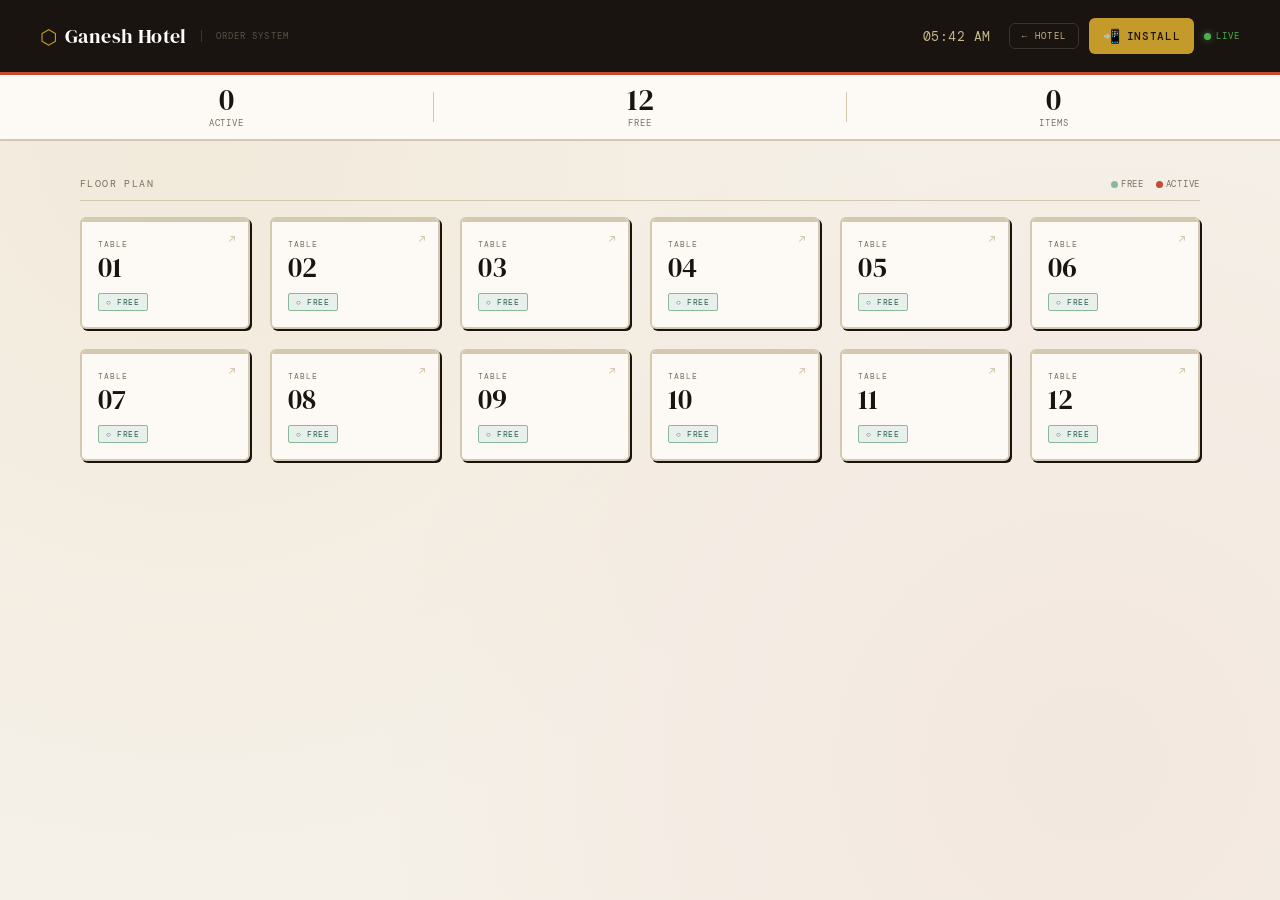
<file: orders.html>
<!DOCTYPE html>
<html lang="en">
<head>
  <meta charset="UTF-8" />
  <meta name="viewport" content="width=device-width, initial-scale=1.0, viewport-fit=cover" />
  <title>Ganesh Hotel — Order Management System</title>

  <link rel="manifest" href="manifest.json" />
  <meta name="apple-mobile-web-app-capable" content="yes" />
  <meta name="apple-mobile-web-app-status-bar-style" content="black-translucent" />
  <meta name="apple-mobile-web-app-title" content="Ganesh Hotel" />

  <meta name="theme-color" content="#1a1410" />
  <meta name="mobile-web-app-capable" content="yes" />
  <meta name="application-name" content="Ganesh Hotel Orders" />
  <meta name="description" content="Table order management system for Ganesh Hotel staff." />

  <link rel="preconnect" href="https://fonts.googleapis.com" />
  <link rel="preconnect" href="https://fonts.gstatic.com" crossorigin />
  <link href="https://fonts.googleapis.com/css2?family=DM+Serif+Display:ital@0;1&family=DM+Mono:wght@300;400;500&family=Outfit:wght@300;400;500;600&display=swap" rel="stylesheet" />

  <link rel="stylesheet" href="style.css" />
  <style>
    /* ── Back to Hotel button ── */
    .back-home {
      display: inline-flex; align-items: center; gap: 7px;
      font-family: var(--font-mono);
      font-size: 9px; letter-spacing: 0.14em;
      text-transform: uppercase;
      color: #c8b98a;
      text-decoration: none;
      border: 1px solid #3a342a;
      padding: 6px 12px;
      border-radius: var(--radius);
      transition: border-color 0.2s, color 0.2s;
      margin-left: 8px;
    }
    .back-home:hover { border-color: var(--gold); color: var(--gold); }
  </style>
</head>
<body>

  <!-- HEADER -->
  <header class="header">
    <div class="header-left">
      <div class="logo">
        <span class="logo-icon">⬡</span>
        <span class="logo-text">Ganesh Hotel</span>
      </div>
      <span class="tagline">Order System</span>
    </div>
    <div class="header-right">
      <div class="live-clock" id="clock"></div>
      <a href="index.html" class="back-home">← Hotel</a>
      <button class="header-install-btn" id="headerInstallBtn" onclick="showInstallGuide()" title="Install App">
        <span class="install-btn-icon">📲</span>
        <span class="install-btn-label">Install</span>
      </button>
      <div class="status-wrap">
        <div class="status-dot"></div>
        <span class="status-label">Live</span>
      </div>
    </div>
  </header>

  <!-- STATS BAR -->
  <div class="stats-bar">
    <div class="stat">
      <span class="stat-num" id="stat-active">0</span>
      <span class="stat-label">Active</span>
    </div>
    <div class="stat-divider"></div>
    <div class="stat">
      <span class="stat-num" id="stat-free">12</span>
      <span class="stat-label">Free</span>
    </div>
    <div class="stat-divider"></div>
    <div class="stat">
      <span class="stat-num" id="stat-items">0</span>
      <span class="stat-label">Items</span>
    </div>
  </div>

  <!-- OFFLINE BANNER -->
  <div class="offline-banner" id="offlineBanner">
    <span>⚠ You are offline — orders are saved locally</span>
  </div>

  <!-- TABLE GRID -->
  <main class="main">
    <div class="section-header">
      <div class="section-label">Floor Plan</div>
      <div class="legend">
        <span><span class="dot free"></span>Free</span>
        <span><span class="dot active"></span>Active</span>
      </div>
    </div>
    <div class="grid" id="tableGrid"></div>
  </main>

  <!-- MODAL OVERLAY -->
  <div class="overlay" id="overlay"></div>

  <!-- ORDER MODAL -->
  <div class="modal" id="modal" role="dialog" aria-modal="true" aria-labelledby="modalTitle">
    <div class="drag-handle-wrap" id="dragHandle">
      <div class="drag-handle"></div>
    </div>

    <div class="modal-header">
      <div class="modal-title-group">
        <div class="modal-badge" id="modalBadge">T7</div>
        <div>
          <h2 class="modal-title" id="modalTitle">Table 7</h2>
          <p class="modal-subtitle" id="modalSubtitle">No orders yet</p>
        </div>
      </div>
      <button class="close-btn" onclick="closeModal()" aria-label="Close">✕</button>
    </div>

    <div class="modal-body">
      <label class="field-label" for="orderTextarea">Order Details</label>
      <textarea
        class="order-textarea"
        id="orderTextarea"
        placeholder="Type order details here…&#10;e.g. 5 plates Momos&#10;     2 Chowmein&#10;     3 Butter Tea"
        autocomplete="off"
        autocorrect="off"
        spellcheck="false"
      ></textarea>

      <div class="textarea-footer">
        <span class="char-count"><span id="charCount">0</span> chars</span>
        <span class="shortcut-hint">Ctrl+S to save</span>
      </div>

      <div class="modal-actions">
        <button class="btn-clear" onclick="clearOrder()">Clear</button>
        <button class="btn-save" onclick="saveOrder()">
          Save Order <span class="btn-icon">✓</span>
        </button>
      </div>
    </div>

    <div class="saved-preview" id="savedPreview">
      <div class="preview-label">
        <span class="preview-dot">✓</span>
        <span>Saved Order</span>
        <span class="preview-time" id="previewTime"></span>
      </div>
      <pre class="preview-content" id="previewContent"></pre>
    </div>
  </div>

  <!-- TOAST -->
  <div class="toast" id="toast" role="status" aria-live="polite"></div>

  <!-- INSTALL GUIDE MODAL -->
  <div class="overlay" id="installOverlay"></div>
  <div class="install-modal" id="installModal" role="dialog" aria-modal="true" aria-label="Install Guide">
    <div class="install-modal-header">
      <div class="install-modal-title">
        <span>📲</span>
        Install Ganesh Hotel App
      </div>
      <button class="close-btn" onclick="hideInstallGuide()" aria-label="Close">✕</button>
    </div>
    <div class="install-modal-body">

      <div class="install-section" id="androidSection">
        <div class="install-platform-badge android">Android / Chrome</div>
        <button class="install-now-btn" id="androidInstallBtn">
          <span>⬇ Install Now</span>
          <span class="install-now-sub">Tap to add to Home Screen</span>
        </button>
        <p class="install-note">Or: Chrome menu (⋮) → <strong>Add to Home screen</strong></p>
      </div>

      <div class="install-section" id="iosSection">
        <div class="install-platform-badge ios">iPhone / iPad — Safari</div>
        <div class="install-steps">
          <div class="install-step">
            <div class="step-num">1</div>
            <div class="step-body">Tap the <strong>Share</strong> button <span class="step-icon-big">⬆</span> at the bottom of Safari</div>
          </div>
          <div class="install-step">
            <div class="step-num">2</div>
            <div class="step-body">Scroll down and tap <span class="step-chip">Add to Home Screen</span></div>
          </div>
          <div class="install-step">
            <div class="step-num">3</div>
            <div class="step-body">Tap <span class="step-chip">Add</span> in the top-right corner</div>
          </div>
        </div>
        <p class="install-note">⚠ Must use <strong>Safari</strong> on iPhone/iPad</p>
      </div>

      <div class="install-section" id="desktopSection">
        <div class="install-platform-badge desktop">Desktop (Chrome / Edge)</div>
        <div class="install-steps">
          <div class="install-step">
            <div class="step-num">1</div>
            <div class="step-body">Look for <span class="step-chip">⊕ Install</span> in the address bar</div>
          </div>
          <div class="install-step">
            <div class="step-num">2</div>
            <div class="step-body">Click it and select <span class="step-chip">Install</span></div>
          </div>
        </div>
      </div>

      <div class="install-already" id="alreadyInstalled">
        <span>✅ Ganesh Hotel app is already installed on this device!</span>
      </div>

    </div>
  </div>

  <script src="app.js"></script>
</body>
</html>
</file>
<file: style.css>
/* ═══════════════════════════════════════════
   TableDesk PWA — style.css
   Mobile-first, touch-optimized
   Aesthetic: Warm Hospitality Brutalist
   ═══════════════════════════════════════════ */

*, *::before, *::after { box-sizing: border-box; margin: 0; padding: 0; }

:root {
  --bg:        #f5f0e8;
  --surface:   #fdfaf5;
  --border:    #d4c9b0;
  --ink:       #1a1410;
  --ink-muted: #7a6f60;
  --accent:    #c84b2f;
  --accent2:   #2a6049;
  --gold:      #c49a2a;
  --free-bg:   #e8f0ec;
  --free-bd:   #8ab89a;
  --active-bg: #fff3ee;
  --active-bd: #c84b2f;
  --font-serif: 'DM Serif Display', Georgia, serif;
  --font-mono:  'DM Mono', 'Courier New', monospace;
  --font-sans:  'Outfit', sans-serif;
  --radius:    6px;
  --shadow:    3px 3px 0px #1a1410;
  --shadow-sm: 2px 2px 0px #1a1410;
  /* Safe area insets for iPhone notch */
  --safe-top:    env(safe-area-inset-top, 0px);
  --safe-bottom: env(safe-area-inset-bottom, 0px);
  --safe-left:   env(safe-area-inset-left, 0px);
  --safe-right:  env(safe-area-inset-right, 0px);
}

html {
  scroll-behavior: smooth;
  -webkit-text-size-adjust: 100%;
  -webkit-tap-highlight-color: transparent;
}

body {
  font-family: var(--font-sans);
  background: var(--bg);
  color: var(--ink);
  min-height: 100vh;
  min-height: 100dvh;
  overscroll-behavior: none;
  background-image:
    radial-gradient(circle at 15% 15%, rgba(196,154,42,0.07) 0%, transparent 55%),
    radial-gradient(circle at 85% 85%, rgba(200,75,47,0.05) 0%, transparent 55%);
}

/* ── HEADER ── */
.header {
  display: flex;
  align-items: center;
  justify-content: space-between;
  padding: 14px 20px;
  padding-top: calc(14px + var(--safe-top));
  background: var(--ink);
  border-bottom: 3px solid var(--accent);
  position: sticky;
  top: 0;
  z-index: 100;
}

.header-left { display: flex; align-items: center; gap: 14px; }

.logo { display: flex; align-items: center; gap: 8px; }

.logo-icon { font-size: 20px; color: var(--gold); }

.logo-text {
  font-family: var(--font-serif);
  font-size: 20px;
  color: #fff;
  letter-spacing: 0.02em;
}

.tagline {
  font-family: var(--font-mono);
  font-size: 9px;
  color: #5a5248;
  letter-spacing: 0.12em;
  text-transform: uppercase;
  border-left: 1px solid #3a342a;
  padding-left: 14px;
  display: none;
}

.header-right {
  display: flex;
  align-items: center;
  gap: 10px;
}

.live-clock {
  font-family: var(--font-mono);
  font-size: 12px;
  color: #c8b98a;
  letter-spacing: 0.04em;
}

.status-wrap { display: flex; align-items: center; gap: 5px; }

.status-dot {
  width: 7px; height: 7px;
  border-radius: 50%;
  background: #4caf50;
  box-shadow: 0 0 6px #4caf5099;
  animation: pulse 2s infinite;
}

@keyframes pulse { 0%,100%{opacity:1} 50%{opacity:0.35} }

.status-label {
  font-family: var(--font-mono);
  font-size: 9px;
  color: #4caf50;
  letter-spacing: 0.1em;
  text-transform: uppercase;
}

/* ── STATS BAR ── */
.stats-bar {
  display: flex;
  align-items: center;
  justify-content: center;
  background: var(--surface);
  border-bottom: 2px solid var(--border);
  padding: 10px 20px;
}

.stat {
  display: flex;
  flex-direction: column;
  align-items: center;
  padding: 0 28px;
  flex: 1;
}

.stat-num {
  font-family: var(--font-serif);
  font-size: 28px;
  color: var(--ink);
  line-height: 1;
  transition: transform 0.3s, color 0.3s;
}

.stat-label {
  font-family: var(--font-mono);
  font-size: 9px;
  color: var(--ink-muted);
  text-transform: uppercase;
  letter-spacing: 0.1em;
  margin-top: 2px;
}

.stat-divider {
  width: 1px;
  height: 30px;
  background: var(--border);
  flex-shrink: 0;
}

/* ── BANNERS ── */
.install-banner {
  display: none;
  align-items: center;
  gap: 10px;
  padding: 10px 20px;
  background: #fff8e6;
  border-bottom: 2px solid var(--gold);
  font-family: var(--font-mono);
  font-size: 11px;
  color: var(--ink);
}

.install-banner.show { display: flex; }

.install-icon { font-size: 18px; flex-shrink: 0; }

.install-text { flex: 1; line-height: 1.4; }

.install-btn {
  background: var(--gold);
  border: none;
  color: var(--ink);
  padding: 7px 14px;
  border-radius: var(--radius);
  font-family: var(--font-mono);
  font-size: 11px;
  font-weight: 500;
  letter-spacing: 0.08em;
  text-transform: uppercase;
  cursor: pointer;
  white-space: nowrap;
  flex-shrink: 0;
}

.install-dismiss {
  background: none;
  border: none;
  color: var(--ink-muted);
  cursor: pointer;
  font-size: 14px;
  padding: 4px;
  flex-shrink: 0;
}

.offline-banner {
  display: none;
  padding: 8px 20px;
  background: #fff3cd;
  border-bottom: 1px solid #f0c040;
  font-family: var(--font-mono);
  font-size: 11px;
  color: #7a5c00;
  text-align: center;
}

.offline-banner.show { display: block; }

/* ── MAIN ── */
.main {
  padding: 20px 16px calc(20px + var(--safe-bottom));
  max-width: 1200px;
  margin: 0 auto;
}

.section-header {
  display: flex;
  align-items: center;
  justify-content: space-between;
  margin-bottom: 16px;
  padding-bottom: 10px;
  border-bottom: 1px solid var(--border);
}

.section-label {
  font-family: var(--font-mono);
  font-size: 10px;
  text-transform: uppercase;
  letter-spacing: 0.14em;
  color: var(--ink-muted);
}

.legend {
  display: flex;
  gap: 12px;
  font-family: var(--font-mono);
  font-size: 9px;
  color: var(--ink-muted);
  letter-spacing: 0.08em;
  text-transform: uppercase;
}

.dot {
  display: inline-block;
  width: 7px; height: 7px;
  border-radius: 50%;
  margin-right: 3px;
  vertical-align: middle;
}

.dot.free   { background: var(--free-bd); }
.dot.active { background: var(--accent); }

/* ── TABLE GRID ── */
.grid {
  display: grid;
  grid-template-columns: repeat(3, 1fr);
  gap: 12px;
}

.table-card {
  background: var(--surface);
  border: 2px solid var(--border);
  border-radius: var(--radius);
  padding: 16px 14px 14px;
  cursor: pointer;
  position: relative;
  transition: transform 0.12s, box-shadow 0.12s, border-color 0.15s;
  box-shadow: var(--shadow-sm);
  overflow: hidden;
  -webkit-user-select: none;
  user-select: none;
  /* Touch feedback */
  -webkit-tap-highlight-color: transparent;
  touch-action: manipulation;
  min-height: 100px;
}

.table-card::before {
  content: '';
  position: absolute;
  top: 0; left: 0; right: 0;
  height: 3px;
  background: var(--border);
  transition: background 0.2s;
}

.table-card:active {
  transform: scale(0.96);
  box-shadow: none;
}

.table-card.has-order {
  background: var(--active-bg);
  border-color: var(--active-bd);
}

.table-card.has-order::before { background: var(--accent); }

.card-number {
  font-family: var(--font-mono);
  font-size: 8px;
  letter-spacing: 0.14em;
  text-transform: uppercase;
  color: var(--ink-muted);
  margin-bottom: 4px;
}

.card-title {
  font-family: var(--font-serif);
  font-size: 26px;
  color: var(--ink);
  line-height: 1;
  margin-bottom: 8px;
}

.card-status {
  display: inline-flex;
  align-items: center;
  gap: 4px;
  font-family: var(--font-mono);
  font-size: 8px;
  text-transform: uppercase;
  letter-spacing: 0.08em;
  padding: 3px 7px;
  border-radius: 2px;
}

.card-status.free   { background: var(--free-bg); color: var(--accent2); border: 1px solid var(--free-bd); }
.card-status.active { background: #fde8e3;         color: var(--accent);  border: 1px solid var(--accent); }

.card-preview {
  margin-top: 8px;
  font-family: var(--font-mono);
  font-size: 9px;
  color: var(--ink-muted);
  line-height: 1.5;
  border-top: 1px dashed var(--border);
  padding-top: 8px;
  white-space: pre-wrap;
  word-break: break-word;
  max-height: 40px;
  overflow: hidden;
  mask-image: linear-gradient(to bottom, black 50%, transparent 100%);
}

.card-arrow {
  position: absolute;
  top: 12px;
  right: 12px;
  font-size: 12px;
  color: var(--border);
}

.table-card.has-order .card-arrow { color: var(--accent); }

/* ── OVERLAY ── */
.overlay {
  display: none;
  position: fixed;
  inset: 0;
  background: rgba(26,20,16,0.55);
  z-index: 200;
  backdrop-filter: blur(2px);
  -webkit-backdrop-filter: blur(2px);
}

.overlay.active { display: block; animation: fadeIn 0.2s ease; }

@keyframes fadeIn { from{opacity:0} to{opacity:1} }

/* ── MODAL — Bottom Sheet on Mobile ── */
.modal {
  display: none;
  position: fixed;
  bottom: 0; left: 0; right: 0;
  max-height: 92dvh;
  overflow-y: auto;
  background: var(--surface);
  border-radius: 20px 20px 0 0;
  border: 2px solid var(--ink);
  border-bottom: none;
  z-index: 300;
  padding-bottom: var(--safe-bottom);
  overscroll-behavior: contain;
  /* iOS momentum scroll */
  -webkit-overflow-scrolling: touch;
}

.modal.active {
  display: block;
  animation: slideUp 0.3s cubic-bezier(0.34, 1.1, 0.64, 1);
}

@keyframes slideUp {
  from { transform: translateY(100%); opacity: 0; }
  to   { transform: translateY(0);    opacity: 1; }
}

/* Drag handle */
.drag-handle-wrap {
  display: flex;
  justify-content: center;
  padding: 12px 0 4px;
  cursor: grab;
  touch-action: none;
}

.drag-handle {
  width: 40px; height: 4px;
  background: var(--border);
  border-radius: 2px;
}

.modal-header {
  display: flex;
  align-items: center;
  justify-content: space-between;
  padding: 16px 20px;
  border-bottom: 2px solid var(--border);
  background: var(--ink);
}

.modal-title-group {
  display: flex;
  align-items: center;
  gap: 14px;
}

.modal-badge {
  width: 46px; height: 46px;
  background: var(--accent);
  border-radius: var(--radius);
  display: flex;
  align-items: center;
  justify-content: center;
  font-family: var(--font-mono);
  font-size: 12px;
  font-weight: 500;
  color: #fff;
  letter-spacing: 0.04em;
  flex-shrink: 0;
}

.modal-title {
  font-family: var(--font-serif);
  font-size: 24px;
  color: #fff;
  line-height: 1;
}

.modal-subtitle {
  font-family: var(--font-mono);
  font-size: 9px;
  color: #7a6f60;
  letter-spacing: 0.1em;
  text-transform: uppercase;
  margin-top: 4px;
}

.close-btn {
  background: none;
  border: 1px solid #3a342a;
  color: #7a6f60;
  width: 38px; height: 38px;
  border-radius: var(--radius);
  cursor: pointer;
  font-size: 14px;
  display: flex;
  align-items: center;
  justify-content: center;
  transition: all 0.15s;
  /* Large touch target */
  min-width: 44px; min-height: 44px;
}

.close-btn:active { background: #3a342a; color: #fff; }

.modal-body { padding: 20px; }

.field-label {
  display: block;
  font-family: var(--font-mono);
  font-size: 9px;
  letter-spacing: 0.14em;
  text-transform: uppercase;
  color: var(--ink-muted);
  margin-bottom: 8px;
}

.order-textarea {
  width: 100%;
  height: 150px;
  border: 2px solid var(--border);
  border-radius: var(--radius);
  background: var(--bg);
  padding: 14px;
  font-family: var(--font-mono);
  font-size: 14px; /* 14px+ prevents iOS auto-zoom */
  line-height: 1.7;
  color: var(--ink);
  resize: vertical;
  outline: none;
  transition: border-color 0.15s;
  /* iOS improvements */
  -webkit-appearance: none;
  appearance: none;
  border-radius: var(--radius);
}

.order-textarea:focus {
  border-color: var(--ink);
  background: #fff;
}

.order-textarea::placeholder { color: #b8a890; }

.textarea-footer {
  display: flex;
  justify-content: space-between;
  align-items: center;
  margin-top: 6px;
  margin-bottom: 16px;
}

.char-count {
  font-family: var(--font-mono);
  font-size: 9px;
  color: var(--ink-muted);
}

.shortcut-hint {
  font-family: var(--font-mono);
  font-size: 9px;
  color: #c8b890;
  display: none;
}

.modal-actions {
  display: flex;
  gap: 10px;
}

.btn-clear {
  flex: 0 0 auto;
  background: none;
  border: 2px solid var(--border);
  color: var(--ink-muted);
  padding: 13px 20px;
  border-radius: var(--radius);
  font-family: var(--font-mono);
  font-size: 11px;
  letter-spacing: 0.08em;
  text-transform: uppercase;
  cursor: pointer;
  min-height: 48px; /* touch target */
  transition: all 0.15s;
}

.btn-clear:active { border-color: var(--ink); color: var(--ink); }

.btn-save {
  flex: 1;
  display: flex;
  align-items: center;
  justify-content: center;
  gap: 8px;
  background: var(--ink);
  border: 2px solid var(--ink);
  color: #fff;
  padding: 13px 20px;
  border-radius: var(--radius);
  font-family: var(--font-mono);
  font-size: 12px;
  letter-spacing: 0.08em;
  text-transform: uppercase;
  cursor: pointer;
  min-height: 48px; /* touch target */
  box-shadow: var(--shadow-sm);
  transition: all 0.15s;
  -webkit-tap-highlight-color: transparent;
}

.btn-save:active {
  background: var(--accent);
  border-color: var(--accent);
  transform: scale(0.97);
  box-shadow: none;
}

.btn-icon { font-size: 15px; }

/* Saved preview */
.saved-preview {
  display: none;
  margin: 0 20px 20px;
  border: 1px dashed var(--free-bd);
  border-radius: var(--radius);
  background: var(--free-bg);
  padding: 14px;
}

.saved-preview.visible { display: block; animation: fadeIn 0.2s ease; }

.preview-label {
  display: flex;
  align-items: center;
  gap: 7px;
  font-family: var(--font-mono);
  font-size: 9px;
  text-transform: uppercase;
  letter-spacing: 0.1em;
  color: var(--accent2);
  margin-bottom: 10px;
}

.preview-dot {
  width: 16px; height: 16px;
  background: var(--accent2);
  border-radius: 50%;
  display: flex; align-items: center; justify-content: center;
  color: #fff; font-size: 9px;
  flex-shrink: 0;
}

.preview-time { margin-left: auto; color: #7a9a80; }

.preview-content {
  font-family: var(--font-mono);
  font-size: 12px;
  line-height: 1.7;
  color: var(--ink);
  white-space: pre-wrap;
  word-break: break-word;
  max-height: 90px;
  overflow-y: auto;
}

/* ── TOAST ── */
.toast {
  position: fixed;
  bottom: calc(24px + var(--safe-bottom));
  left: 50%;
  transform: translateX(-50%) translateY(80px);
  background: var(--ink);
  color: #fff;
  padding: 12px 22px;
  border-radius: 100px;
  font-family: var(--font-mono);
  font-size: 12px;
  letter-spacing: 0.06em;
  z-index: 999;
  border-left: 4px solid var(--accent2);
  box-shadow: 0 4px 20px rgba(0,0,0,0.3);
  transition: transform 0.3s cubic-bezier(0.34, 1.3, 0.64, 1), opacity 0.3s;
  opacity: 0;
  pointer-events: none;
  white-space: nowrap;
}

.toast.show {
  transform: translateX(-50%) translateY(0);
  opacity: 1;
}

/* ── SCROLLBAR ── */
::-webkit-scrollbar { width: 4px; }
::-webkit-scrollbar-track { background: transparent; }
::-webkit-scrollbar-thumb { background: var(--border); border-radius: 2px; }

/* ── TABLET (≥600px) ── */
@media (min-width: 600px) {
  .header { padding: 16px 28px; padding-top: calc(16px + var(--safe-top)); }
  .tagline { display: block; }
  .live-clock { font-size: 13px; }
  .main { padding: 28px 28px calc(28px + var(--safe-bottom)); }
  .grid { grid-template-columns: repeat(4, 1fr); gap: 16px; }
  .table-card { padding: 20px 16px 16px; }
  .card-title { font-size: 28px; }
  .stat { padding: 0 36px; }
  .stat-num { font-size: 30px; }

  /* On tablets, modal is centered dialog instead of bottom sheet */
  .modal {
    top: 50%; bottom: auto; left: 50%;
    transform: translate(-50%, -50%);
    width: 520px;
    max-width: 90vw;
    border-radius: var(--radius);
    border: 2px solid var(--ink);
    box-shadow: 8px 8px 0px var(--ink);
    padding-bottom: 0;
  }

  .modal.active {
    animation: popIn 0.25s cubic-bezier(0.34, 1.15, 0.64, 1);
  }

  @keyframes popIn {
    from { opacity: 0; transform: translate(-50%, -44%); }
    to   { opacity: 1; transform: translate(-50%, -50%); }
  }

  .drag-handle-wrap { display: none; }
  .shortcut-hint { display: block; }
  .btn-save:hover { background: var(--accent); border-color: var(--accent); }
  .btn-clear:hover { border-color: var(--ink); color: var(--ink); }
}

/* ── DESKTOP (≥1024px) ── */
@media (min-width: 1024px) {
  .header { padding: 18px 40px; }
  .main { padding: 36px 40px 60px; }
  .grid { grid-template-columns: repeat(6, 1fr); gap: 20px; }
  .stat { padding: 0 50px; }
}

/* ── PWA Standalone mode tweaks ── */
@media (display-mode: standalone) {
  .header {
    padding-top: calc(14px + env(safe-area-inset-top, 20px));
  }
}

/* ═══════════════════════════════════════════
   INSTALL BUTTON & GUIDE
   ═══════════════════════════════════════════ */

/* Header install button — always visible */
.header-install-btn {
  display: flex;
  align-items: center;
  gap: 6px;
  background: var(--gold);
  border: none;
  color: var(--ink);
  padding: 7px 12px;
  border-radius: var(--radius);
  cursor: pointer;
  font-family: var(--font-mono);
  font-size: 11px;
  font-weight: 500;
  letter-spacing: 0.06em;
  text-transform: uppercase;
  white-space: nowrap;
  transition: transform 0.15s, box-shadow 0.15s;
  box-shadow: var(--shadow-sm);
  min-height: 36px;
  -webkit-tap-highlight-color: transparent;
}

.header-install-btn:active {
  transform: scale(0.95);
  box-shadow: none;
}

.install-btn-icon { font-size: 14px; }
.install-btn-label { display: none; }

/* INSTALL GUIDE MODAL */
.install-modal {
  display: none;
  position: fixed;
  bottom: 0; left: 0; right: 0;
  max-height: 88dvh;
  overflow-y: auto;
  background: var(--surface);
  border-radius: 20px 20px 0 0;
  border: 2px solid var(--ink);
  border-bottom: none;
  z-index: 400;
  padding-bottom: var(--safe-bottom);
  -webkit-overflow-scrolling: touch;
}

.install-modal.active {
  display: block;
  animation: slideUp 0.3s cubic-bezier(0.34, 1.1, 0.64, 1);
}

.install-modal-header {
  display: flex;
  align-items: center;
  justify-content: space-between;
  padding: 20px 20px 16px;
  border-bottom: 2px solid var(--border);
  background: var(--ink);
  border-radius: 18px 18px 0 0;
}

.install-modal-title {
  display: flex;
  align-items: center;
  gap: 10px;
  font-family: var(--font-serif);
  font-size: 22px;
  color: #fff;
}

.install-modal-body { padding: 20px; display: flex; flex-direction: column; gap: 20px; }

/* Section */
.install-section { display: none; }
.install-section.show { display: block; }

.install-platform-badge {
  display: inline-block;
  font-family: var(--font-mono);
  font-size: 10px;
  letter-spacing: 0.12em;
  text-transform: uppercase;
  padding: 4px 10px;
  border-radius: 2px;
  margin-bottom: 14px;
  font-weight: 500;
}

.install-platform-badge.android { background: #e3f4e8; color: #2a6049; border: 1px solid var(--free-bd); }
.install-platform-badge.ios     { background: #e8eef8; color: #2a4080; border: 1px solid #9ab0d8; }
.install-platform-badge.desktop { background: #f5f0e8; color: #5a4a30; border: 1px solid var(--border); }

/* One-tap install button */
.install-now-btn {
  display: flex;
  flex-direction: column;
  align-items: center;
  justify-content: center;
  width: 100%;
  padding: 18px;
  background: var(--ink);
  border: 2px solid var(--ink);
  border-radius: var(--radius);
  color: #fff;
  cursor: pointer;
  box-shadow: var(--shadow);
  margin-bottom: 12px;
  font-family: var(--font-mono);
  font-size: 16px;
  letter-spacing: 0.06em;
  transition: transform 0.15s, box-shadow 0.15s;
  -webkit-tap-highlight-color: transparent;
  gap: 4px;
}

.install-now-btn:active {
  transform: translate(2px, 2px);
  box-shadow: none;
}

.install-now-sub {
  font-size: 10px;
  color: #b8a890;
  letter-spacing: 0.08em;
  text-transform: uppercase;
}

.install-note {
  font-family: var(--font-mono);
  font-size: 11px;
  color: var(--ink-muted);
  line-height: 1.5;
  border-left: 3px solid var(--border);
  padding-left: 10px;
  margin-top: 4px;
}

/* Steps */
.install-steps { display: flex; flex-direction: column; gap: 12px; }

.install-step {
  display: flex;
  align-items: flex-start;
  gap: 14px;
  padding: 14px;
  background: var(--bg);
  border: 1px solid var(--border);
  border-radius: var(--radius);
}

.step-num {
  width: 28px; height: 28px;
  background: var(--ink);
  color: #fff;
  border-radius: 50%;
  display: flex;
  align-items: center;
  justify-content: center;
  font-family: var(--font-mono);
  font-size: 12px;
  font-weight: 500;
  flex-shrink: 0;
  margin-top: 2px;
}

.step-body {
  font-family: var(--font-sans);
  font-size: 14px;
  color: var(--ink);
  line-height: 1.5;
}

.step-icon-big {
  display: inline-block;
  font-size: 18px;
  margin: 0 4px;
  vertical-align: middle;
}

.step-chip {
  display: inline-block;
  background: var(--ink);
  color: #fff;
  font-family: var(--font-mono);
  font-size: 11px;
  padding: 2px 8px;
  border-radius: 3px;
  vertical-align: middle;
  margin: 0 2px;
}

/* Already installed */
.install-already {
  display: none;
  align-items: center;
  gap: 10px;
  padding: 16px;
  background: var(--free-bg);
  border: 1px dashed var(--free-bd);
  border-radius: var(--radius);
  font-family: var(--font-mono);
  font-size: 13px;
  color: var(--accent2);
}

.install-already.show { display: flex; }

/* Responsive */
@media (min-width: 600px) {
  .install-btn-label { display: inline; }
  .header-install-btn { padding: 8px 14px; font-size: 11px; }

  .install-modal {
    top: 50%; bottom: auto; left: 50%;
    transform: translate(-50%, -50%);
    width: 480px;
    max-width: 92vw;
    border-radius: var(--radius);
    border: 2px solid var(--ink);
    box-shadow: 8px 8px 0px var(--ink);
    padding-bottom: 0;
  }

  .install-modal.active {
    animation: popIn 0.25s cubic-bezier(0.34, 1.15, 0.64, 1);
  }

  .install-modal-header { border-radius: 4px 4px 0 0; }
}
</file>
